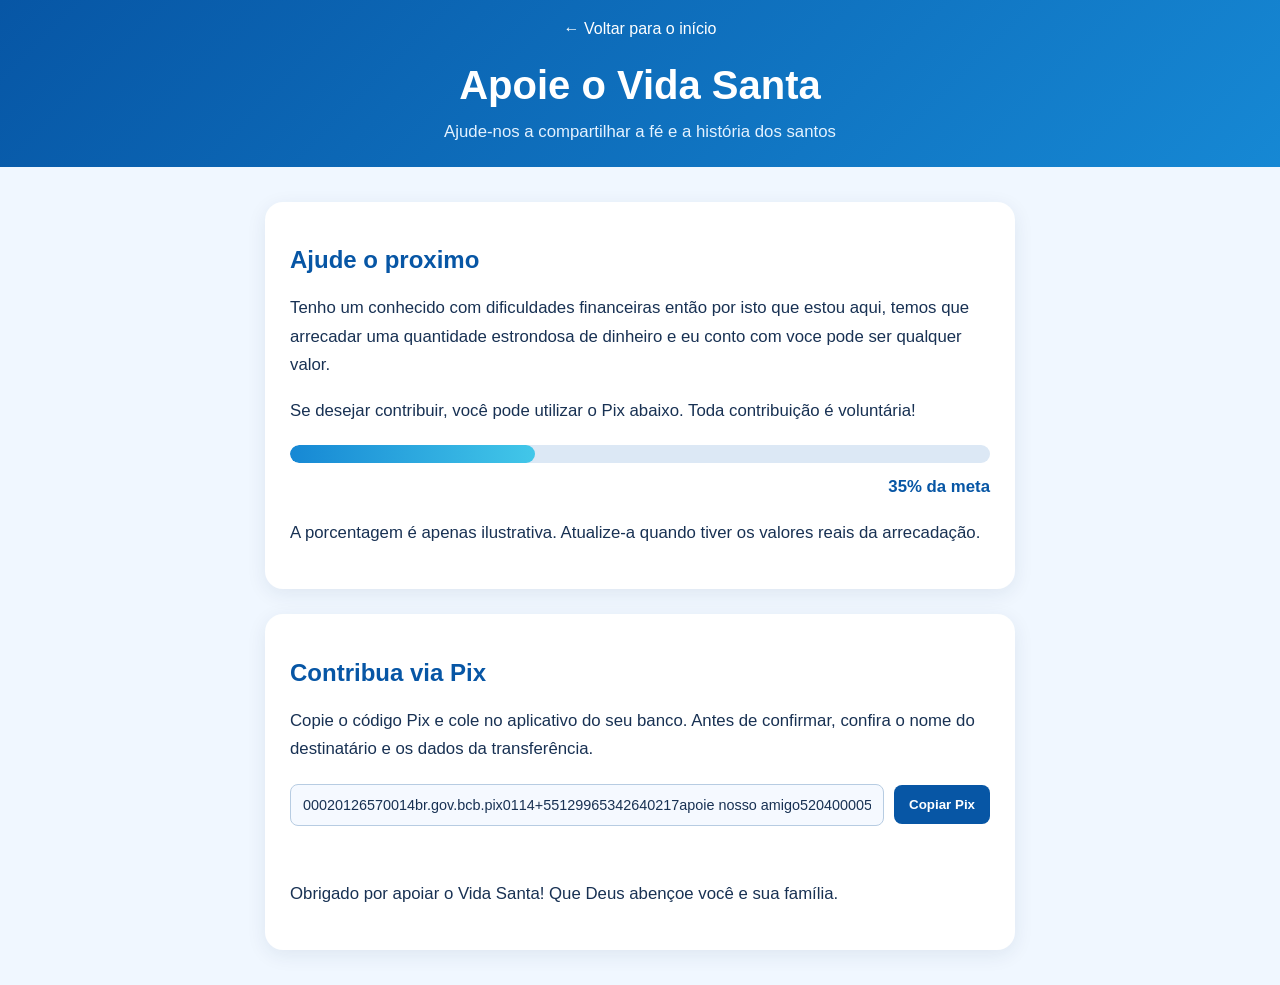
<file: apoie.html>
<!DOCTYPE html>
<html lang="pt-br">
<head>
    <meta charset="UTF-8">
    <meta name="viewport" content="width=device-width, initial-scale=1.0">

    <title>Apoie o Vida Santa</title>

    <style>
        * {
            box-sizing: border-box;
        }

        body {
            font-family: Arial, Helvetica, sans-serif;
            margin: 0;
            min-height: 100vh;
            background-color: #f0f7ff;
            color: #183153;
        }

        header {
            background: linear-gradient(135deg, #0756a5, #1688d4);
            color: white;
            padding: 20px;
            text-align: center;
        }

        header a {
            color: white;
            text-decoration: none;
            display: inline-block;
            margin-bottom: 15px;
        }

        header a:hover {
            text-decoration: underline;
        }

        header h1 {
            margin: 10px 0;
            font-size: clamp(1.7rem, 5vw, 2.5rem);
        }

        header p {
            margin: 0;
            color: #e4f2ff;
        }

        main {
            width: min(90%, 750px);
            margin: 35px auto;
        }

        .card {
            background-color: white;
            padding: 25px;
            border-radius: 18px;
            box-shadow: 0 5px 20px #18315315;
            margin-bottom: 25px;
        }

        h2 {
            color: #0756a5;
        }

        p {
            font-size: 1.05rem;
            line-height: 1.7;
        }

        .carregamento {
            width: 100%;
            height: 18px;
            background-color: #dce8f5;
            border-radius: 30px;
            overflow: hidden;
            margin: 20px 0 10px;
        }

        .progresso {
            width: 35%;
            height: 100%;
            background: linear-gradient(90deg, #1688d4, #42c7e9);
            border-radius: 30px;
            transition: width 0.5s ease;
        }

        #porcentagem {
            text-align: right;
            color: #0756a5;
            font-weight: bold;
            margin: 5px 0;
        }

        .pix {
            display: flex;
            align-items: center;
            gap: 10px;
            margin-top: 20px;
        }

        .pix input {
            min-width: 0;
            flex: 1;
            padding: 12px;
            border: 1px solid #b7cce2;
            border-radius: 8px;
            background: #f5f9ff;
            color: #183153;
            font-size: 0.9rem;
        }

        .pix button {
            border: none;
            border-radius: 8px;
            padding: 12px 15px;
            background-color: #0756a5;
            color: white;
            cursor: pointer;
            font-weight: bold;
        }

        .pix button:hover {
            background-color: #063e78;
        }

        #resposta {
            color: #168447;
            font-weight: bold;
            min-height: 20px;
        }

        footer {
            background-color: #102b4e;
            color: white;
            text-align: center;
            padding: 20px;
            margin-top: 40px;
        }

        footer p {
            font-size: 0.9rem;
            margin: 5px;
        }

        @media (max-width: 480px) {
            main {
                width: 92%;
                margin: 20px auto;
            }

            .card {
                padding: 18px;
            }

            .pix {
                flex-wrap: wrap;
            }

            .pix input {
                flex-basis: 100%;
            }

            .pix button {
                width: 100%;
            }
        }
    </style>
</head>

<body>

    <header>
        <a href="index.html">← Voltar para o início</a>

        <h1>Apoie o Vida Santa</h1>

        <p>Ajude-nos a compartilhar a fé e a história dos santos</p>
    </header>

    <main>
        <section class="card">
            <h2>Ajude o proximo</h2>

            <p>
                Tenho um conhecido com dificuldades financeiras então por isto que estou aqui, temos que arrecadar uma quantidade estrondosa de dinheiro e eu conto com voce pode ser qualquer valor.
            </p>
 
            <p>
                Se desejar contribuir, você pode utilizar o Pix abaixo.
                Toda contribuição é voluntária!
            </p>

            <div class="carregamento"
                 role="progressbar"
                 aria-label="Progresso da arrecadação"
                 aria-valuemin="0"
                 aria-valuemax="100"
                 aria-valuenow="35">
                <div class="progresso" id="progresso"></div>
            </div>

            <p id="porcentagem">35% da meta</p>

            <p>
                A porcentagem é apenas ilustrativa. Atualize-a quando
                tiver os valores reais da arrecadação.
            </p>
        </section>

        <section class="card">
            <h2>Contribua via Pix</h2>

            <p>
                Copie o código Pix e cole no aplicativo do seu banco.
                Antes de confirmar, confira o nome do destinatário
                e os dados da transferência.
            </p>

            <div class="pix">
                <input
                    type="text"
                    id="texto"
                    value="00020126570014br.gov.bcb.pix0114+55129965342640217apoie nosso amigo5204000053039865802BR5930luiz otavio da Silva meirelles6013cruzeiro - sp62170513LUI050920261263047416"
                    readonly
                    aria-label="Código Pix para copiar"
                >

                <button type="button" onclick="copiarTexto()">
                    Copiar Pix
                </button>
            </div>

            <p id="resposta" role="status" aria-live="polite"></p>

            <p>
                Obrigado por apoiar o Vida Santa! Que Deus abençoe
                você e sua família.
            </p>
        </section>
    </main>
    <script>
        async function copiarTexto() {
            const input = document.getElementById("texto");
            const resposta = document.getElementById("resposta");

            if (
                !input.value ||
                input.value === "COLOQUE_AQUI_O_CODIGO_PIX_VALIDO"
            ) {
                resposta.style.color = "#b42318";
                resposta.textContent =
                    "Adicione um código Pix válido antes de copiar.";
                return;
            }

            try {
                await navigator.clipboard.writeText(input.value);
                resposta.style.color = "#168447";
                resposta.textContent = "Código copiado! ✅";
            } catch (erro) {
                input.select();
                const copiou = document.execCommand("copy");

                resposta.style.color = copiou ? "#168447" : "#b42318";
                resposta.textContent = copiou
                    ? "Código copiado! ✅"
                    : "Não foi possível copiar. Selecione e copie manualmente.";
            }
        }
    </script>

</body>
</html>
</file>
